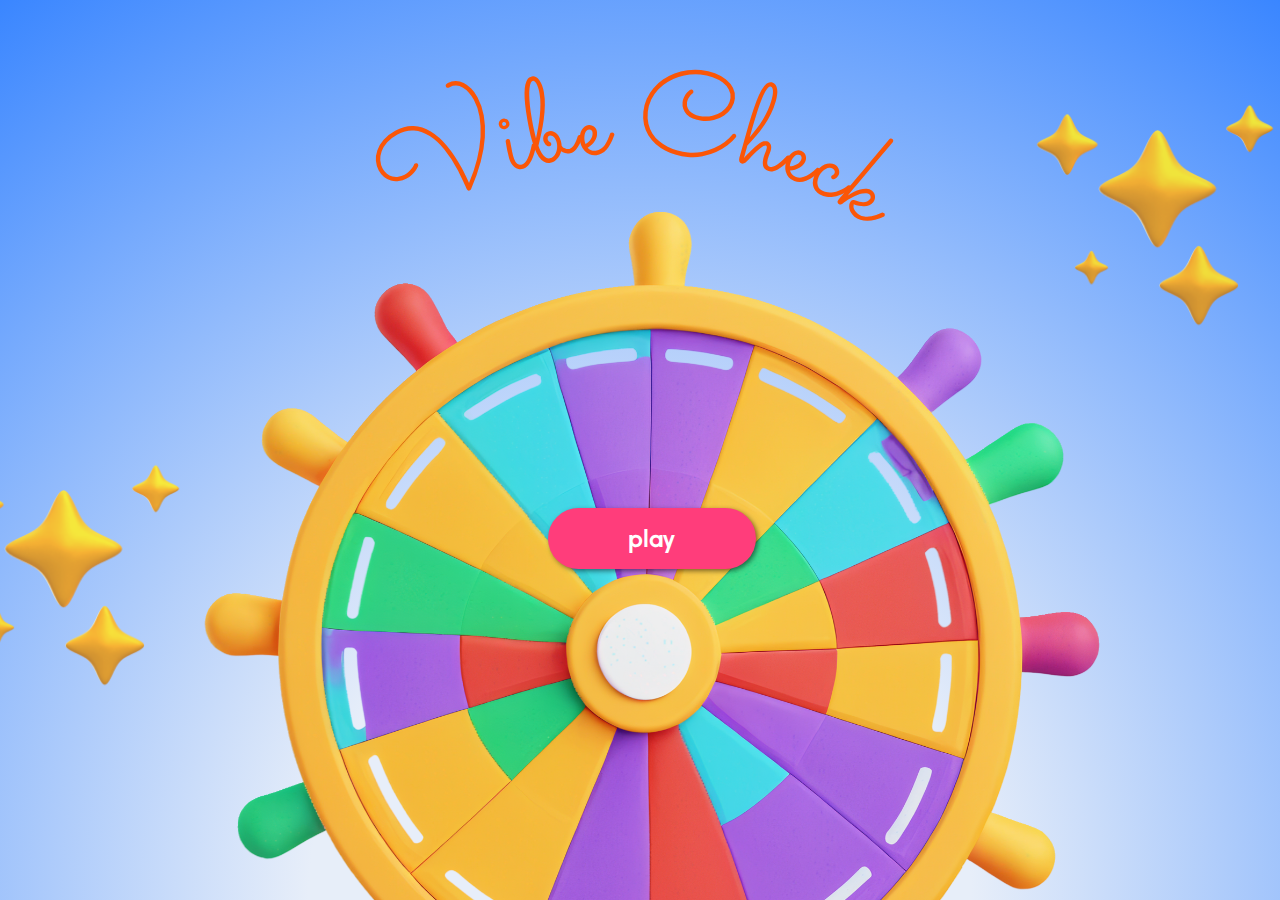
<file: index.html>
<!DOCTYPE html>
<html lang="en">
<head>
    <meta charset="UTF-8">
    <meta name="viewport" content="width=device-width, initial-scale=1.0">
    <link rel="stylesheet" href="./styles.css">
    <link rel="icon" href="images/icon.svg" type="image/svg+xml">
    <link rel="preconnect" href="https://fonts.googleapis.com">
    <link rel="preconnect" href="https://fonts.gstatic.com" crossorigin>
    <link href="https://fonts.googleapis.com/css2?family=Sacramento&family=Urbanist:ital,wght@0,100..900;1,100..900&display=swap" rel="stylesheet">
    <title>VibeCheck</title>
</head>
<body id="landing-body">
    <div class="title">
        <svg viewBox="0 0 1200 500">
            <path id="curve" d="M 100 250 A 550 300 0 0 1 1100 250" fill="transparent"/>
            <text>
                <textPath href="#curve" startOffset="50%" class="vibe-check-text">Vibe Check</textPath>
            </text>
        </svg>
    </div>
    
    <main class="container">
        <div class="wheel-container">
            <img src="images/wheel.png" alt="wheel" class="wheel">
        </div>
        <div class="button-box">
            <div class="content">
                <h5>Updated ka ba teh?</h5>
                <button id="start">play</button>
            </div>
        </div>  
    </main>
    
    <img src="images/sparkles.png" alt="sparkles-left" class="star-cluster left">
    <img src="images/sparkles.png" alt="sparkles-right" class="star-cluster right">
    <script type="module" src="./app.js"></script>
</body>
</html>
</file>
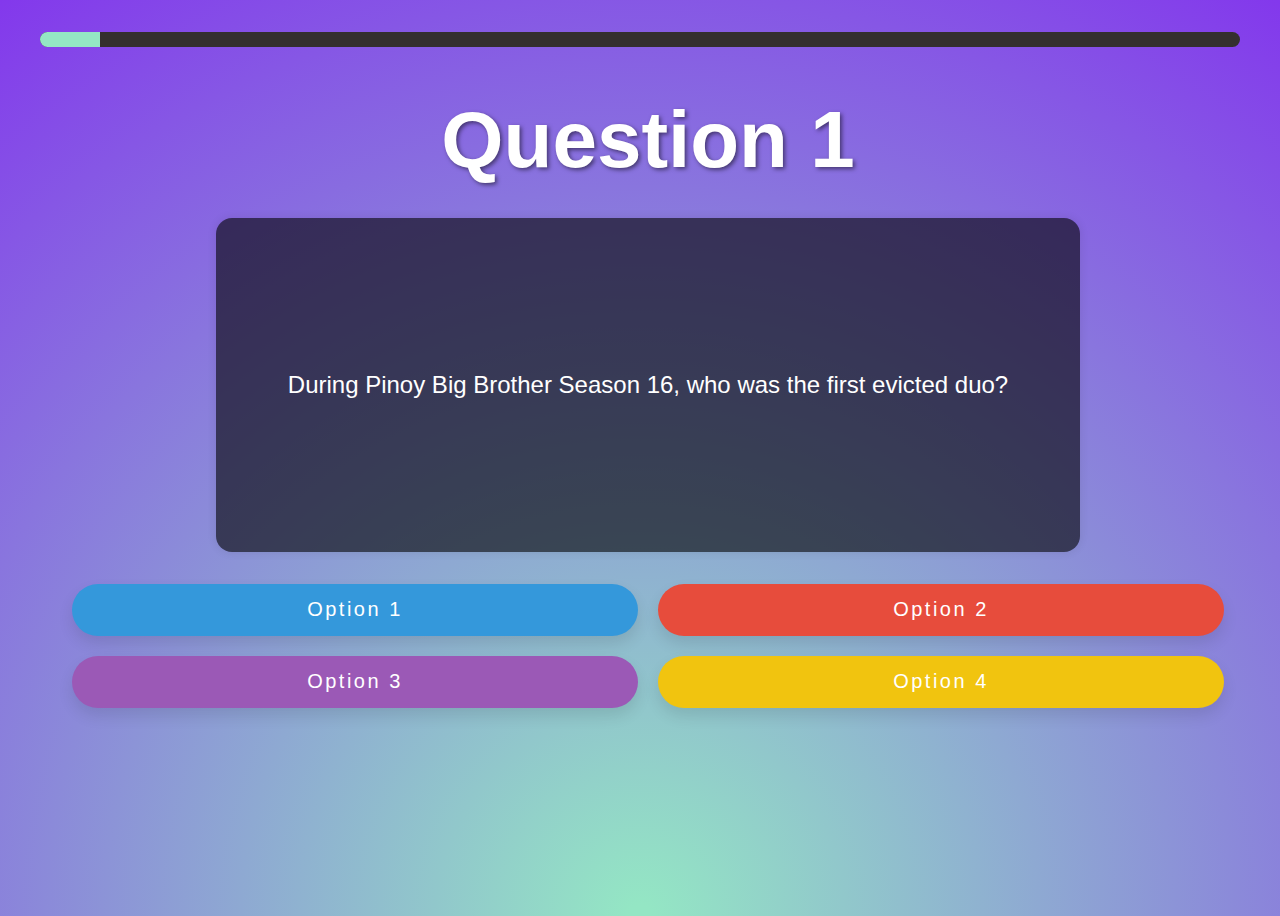
<file: correct-answer.html>
<!DOCTYPE html>
<html lang="en">
<head>
    <meta charset="UTF-8">
    <meta name="viewport" content="width=device-width, initial-scale=1.0">
    <link rel="stylesheet" href="styles-correct-answer.css">
    <title>Quiz Time! - Question<span id="page-number">1</span></title>
</head>
<body>
    <div class="progress-bar-container">
        <div class="progress-bar-fill"></div>
    </div>

    <div class="questions-main">
        <h1>Question <span id="q-number">1</span></h1>
        <div class="questions-container">
          <p>During Pinoy Big Brother Season 16, who was the first evicted duo?</p>
        </div>
        <div class="choices-top">
            <button class="choice" data-correct="false">Option 1</button>
            <button class="choice" data-correct="false">Option 2</button>
        </div>
    
        <div class="choices-bottom">
            <button class="choice" data-correct="false">Option 3</button>
            <button class="choice" data-correct="false">Option 4</button>
        </div>
    </div>
</body>
</html>
</file>
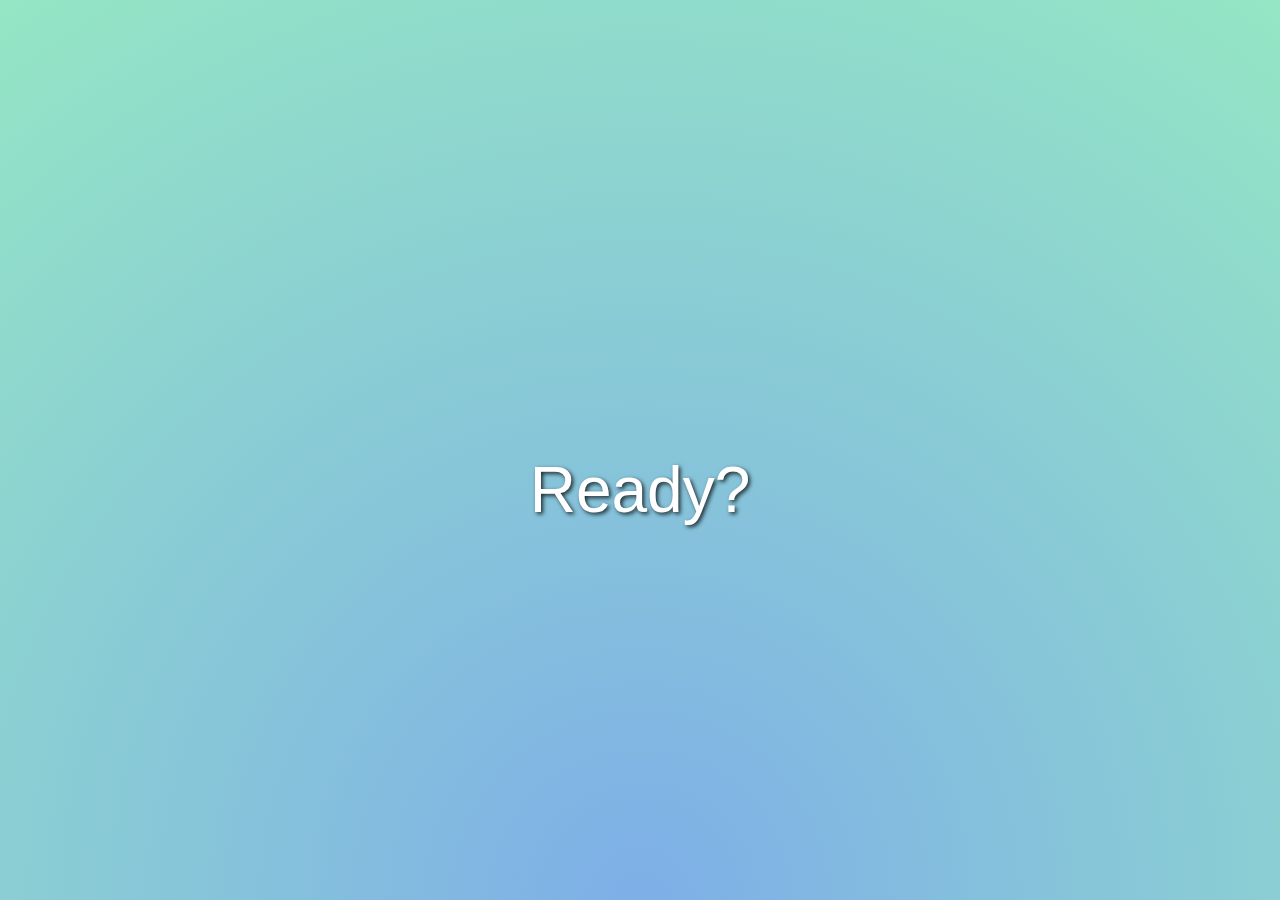
<file: countdown.html>
<!DOCTYPE html>
<html lang="en">

<head>
  <meta charset="UTF-8">
  <meta name="viewport" content="width=device-width, initial-scale=1.0">
  <link rel="stylesheet" href="styles.css">
  <title>Count Down</title>
</head>

<body id="ps-body">
  <main>
    <h1 id="timer">Ready?</h1>
  </main>
</body>
<script>
  const timerDisplay = document.getElementById("timer");

  // Show "Ready" for 1 second
  setTimeout(() => {
    let timeLeft = 5;
    timerDisplay.textContent = timeLeft;

    const countdown = setInterval(() => {
      timeLeft--;
      if (timeLeft > 0) {
        timerDisplay.textContent = timeLeft;
      } else {
        clearInterval(countdown);

        // Go to question page
      }
    }, 1000);
  }, 1000); // Delay before starting countdown
</script>

</html>
</file>
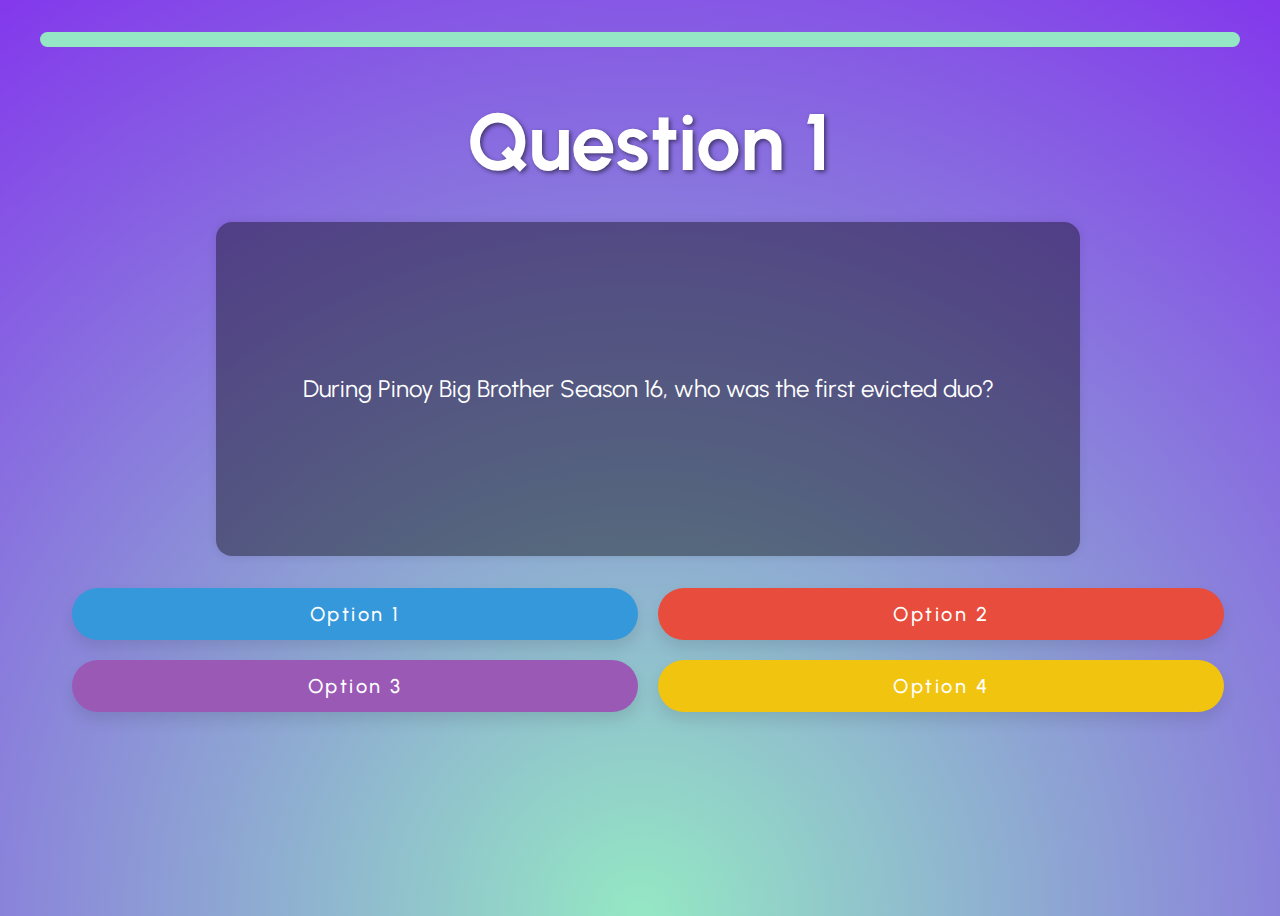
<file: questions-1.html>
<!DOCTYPE html>
<html lang="en">
<head>
    <meta charset="UTF-8">
    <meta name="viewport" content="width=device-width, initial-scale=1.0">
    <link rel="stylesheet" href="styles-q1.css">
    <link href="https://fonts.googleapis.com/css2?family=Sacramento&family=Urbanist:ital,wght@0,100..900;1,100..900&display=swap" rel="stylesheet">
    <link rel="stylesheet" href="images/icon.svg" type="image/svg+xml">

    <title>Quiz Time! - <span id="page-number">1</span></title>
</head>
<body>
    <div class="progress-bar-container">
        <div class="progress-bar-fill"></div>
    </div>

    <div class="questions-main">
        <h1>Question <span id="q-number">1</span></h1>
        <div class="questions-container">
          <p id="question-text">During Pinoy Big Brother Season 16, who was the first evicted duo?</p>
        </div>
        <div class="choices-top" id="choices-top">
            <button class="choice" data-correct="false">Option 1</button>
            <button class="choice" data-correct="false">Option 2</button>
        </div>
    
        <div class="choices-bottom" id="choices-bottom">
            <button class="choice" data-correct="false">Option 3</button>
            <button class="choice" data-correct="false">Option 4</button>
        </div>
    </div>

</body>
<script>
    document.querySelectorAll(".choice").forEach(button => {
        button.addEventListener("click", function() {
            if (this.getAttribute("data-correct") === "true") {
                this.style.backgroundColor = "green"; // Highlight correct answer
                this.style.color = "#fff"; // Make text readable

                // Hide all incorrect choices
                document.querySelectorAll(".choice").forEach(btn => {
                    if (btn !== this) {
                        btn.style.display = "none";
                    }
                });
            } else {
                this.style.backgroundColor = "red"; // Optional: Show incorrect answer
            }
        });
    });

    document.addEventListener("DOMContentLoaded", function () {
        document.getElementById("page-number").innerText = "1";
    });
</script>
</html>
</file>
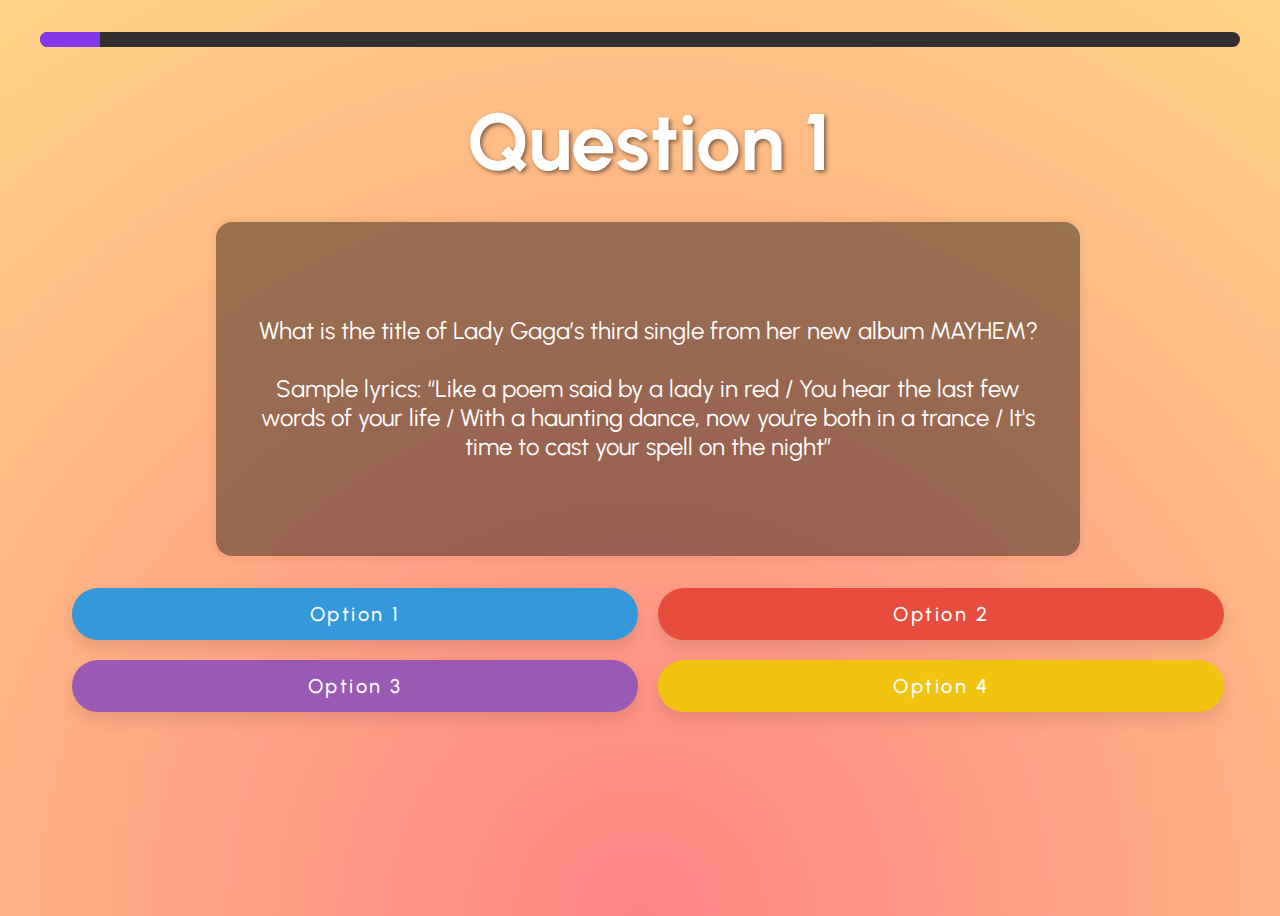
<file: questions-2.html>
<!DOCTYPE html>
<html lang="en">
<head>
    <meta charset="UTF-8">
    <meta name="viewport" content="width=device-width, initial-scale=1.0">
    <link rel="stylesheet" href="styles-q2.css">
    <link href="https://fonts.googleapis.com/css2?family=Sacramento&family=Urbanist:ital,wght@0,100..900;1,100..900&display=swap" rel="stylesheet">
    <link rel="stylesheet" href="images/icon.svg" type="image/svg+xml">

    <title>Quiz Time! - <span id="page-number">1</span></title>
</head>
<body>
    <div class="progress-bar-container">
        <div class="progress-bar-fill"></div>
    </div>

    <div class="questions-main">
        <h1>Question <span id="q-number">1</span></h1>
        <div class="questions-container">
          <p id="question-text">What is the title of Lady Gaga’s third single from her new album MAYHEM? <br> <br>Sample lyrics: “Like a poem said by a lady in red / You hear the last few words of your life / With a haunting dance, now you're both in a trance / It's time to cast your spell on the night”</p>
        </div>
        <div class="choices-top" id="choices-top">
            <button class="choice" data-correct="false">Option 1</button>
            <button class="choice" data-correct="false">Option 2</button>
        </div>
    
        <div class="choices-bottom" id="choices-bottom">
            <button class="choice" data-correct="false">Option 3</button>
            <button class="choice" data-correct="false">Option 4</button>
        </div>
    </div>
</body>
</html>
</file>
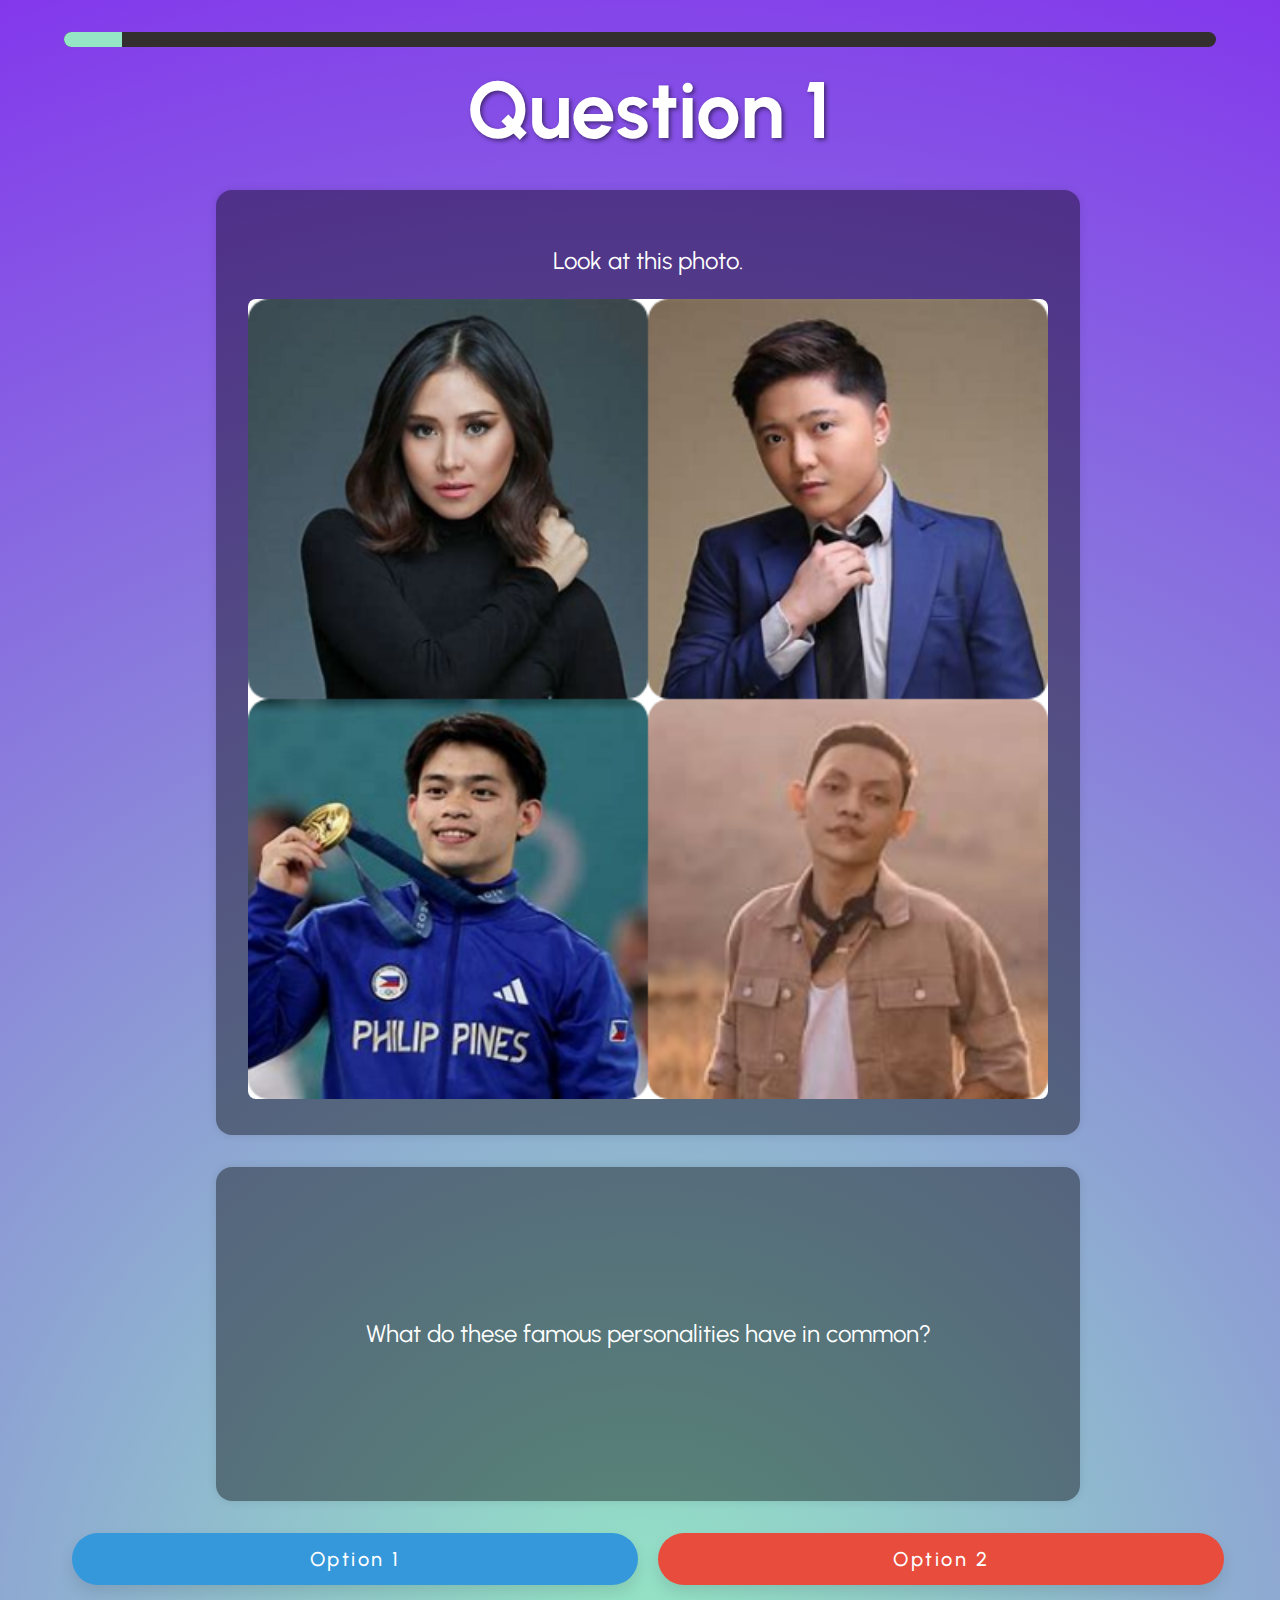
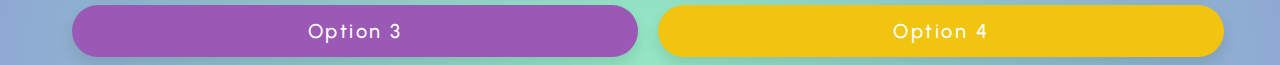
<file: questions-3.html>
<!DOCTYPE html>
<html lang="en">
<head>
    <meta charset="UTF-8">
    <meta name="viewport" content="width=device-width, initial-scale=1.0">
    <link rel="stylesheet" href="styles-q3.css">
    <title>Quiz Time! - Question<span id="page-number">1</span></title>
    <link href="https://fonts.googleapis.com/css2?family=Sacramento&family=Urbanist:ital,wght@0,100..900;1,100..900&display=swap" rel="stylesheet">
    <link rel="stylesheet" href="images/icon.svg" type="image/svg+xml">

</head>
<body>
    <div class="progress-bar-container">
        <div class="progress-bar-fill"></div>
    </div>

    <div class="questions-main">
        <h1>Question <span id="q-number">1</span></h1>

        <div class="img-container">
            <p>Look at this photo.</p>
            <img src="images/retirement-plan.png" alt="question-image">
        </div>

        <div class="questions-container">
          <p id="question-text">What do these famous personalities have in common?</p>
        </div>
        <div class="choices-top" id="choices-top">
            <button class="choice" data-correct="false">Option 1</button>
            <button class="choice" data-correct="false">Option 2</button>
        </div>
    
        <div class="choices-bottom" id="choices-bottom">
            <button class="choice" data-correct="true">Option 3</button>
            <button class="choice" data-correct="false">Option 4</button>
        </div>
    </div>
</body>
<script>
    let lastScrollTop = 0;
const progressBar = document.querySelector('.progress-bar-container');

window.addEventListener('scroll', function() {
    let currentScroll = window.scrollY;

    if (currentScroll > lastScrollTop) {
        // Scrolling down: Hide the progress bar (only moves up)
        progressBar.style.transform = "translateY(-50px) translateX(-50%)"; 
        progressBar.style.opacity = "0";
    } else {
        // Scrolling up: Show the progress bar again
        progressBar.style.transform = "translateY(0) translateX(-50%)"; 
        progressBar.style.opacity = "1";
    }

    lastScrollTop = currentScroll;
});

</script>
</html>
</file>
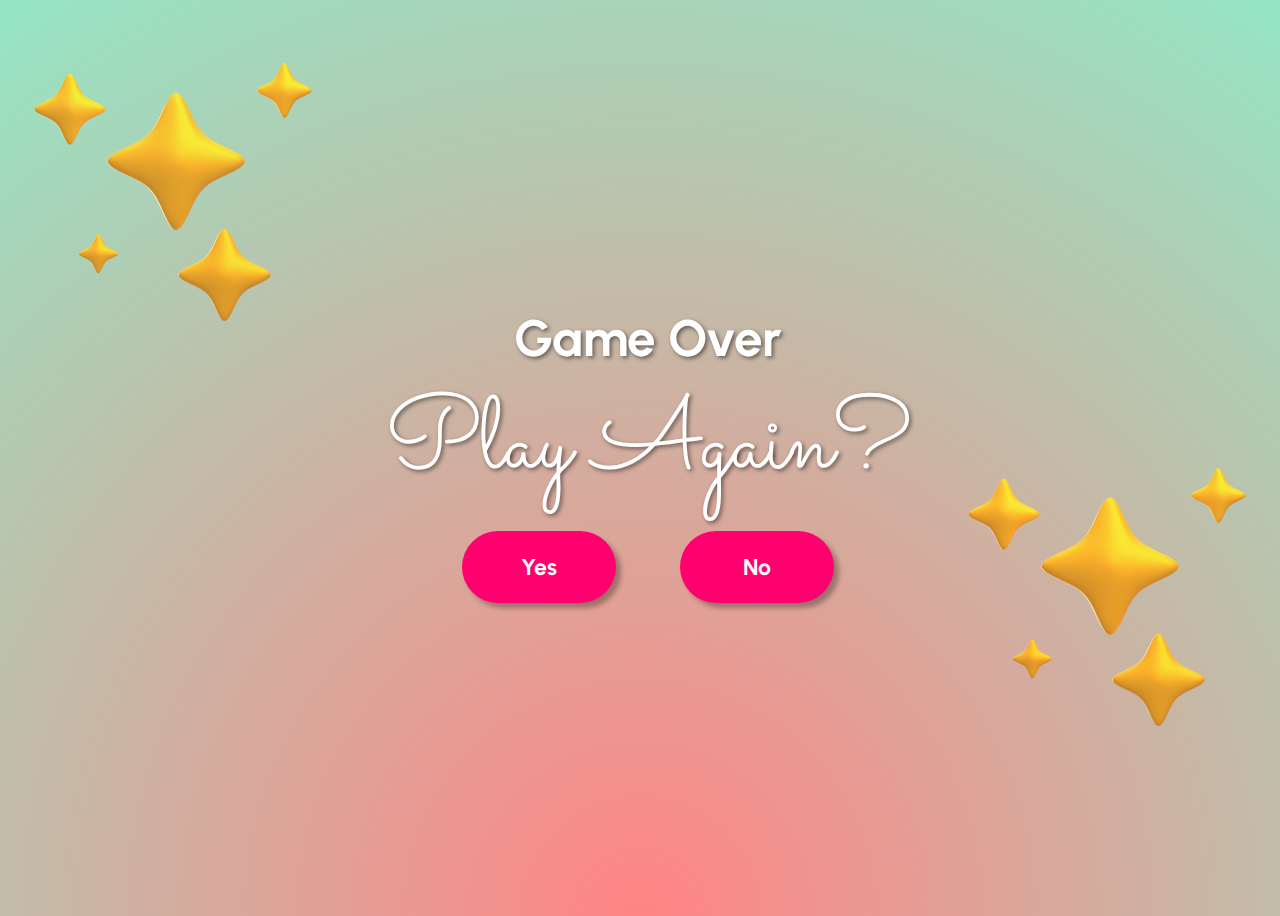
<file: replay.html>
<!DOCTYPE html>
<html lang="en">
<head>
    <meta charset="UTF-8">
    <meta name="viewport" content="width=device-width, initial-scale=1.0">
    <link rel="stylesheet" href="styles-replay.css">
    <link href="https://fonts.googleapis.com/css2?family=Sacramento&family=Urbanist:ital,wght@0,100..900;1,100..900&display=swap" rel="stylesheet">
    <link rel="stylesheet" href="images/icon.svg" type="image/svg+xml">

    <title>VibeCheck - Replay?</title>
</head>
<body>
    <img src="images/sparkles.png" alt="sparkles-left" class="star-cluster left">
    <img src="images/sparkles.png" alt="sparkles-right" class="star-cluster right">
    <h2>Game Over</h2>
    <h1>Play Again?</h1>
    <div class="button-container">
        <button onclick="window.location.href='index.html'">Yes</button>
        <button onclick="window.location.href='landing-page.html'">No</button>
    </div>
</body>
</html>
</file>
<file: styles-correct-answer.css>
body {
    background: radial-gradient(circle at bottom, #94e6c4 1%, #8338EC 100%);
    display: flex;
    flex-direction: column;
    align-items: center;
    justify-content: center;
    overflow-x: hidden;
    width: 100vw;
    height: 100vh;
}

.progress-bar-container {
    position: fixed;
    top: 0;
    left: 47.5%;
    transform: translateX(-50%);
    width: 95vw;
    max-width: 1200px;
    height: 15px;
    background-color: #342f2f;
    border-radius: 10px;
    overflow: hidden;
    margin: 2rem;
  }
  
  .progress-bar-fill {
    height: 100%;
    width: 5%;
    min-width: 10px;
    background-color: #94e6c4;
    transition: width 0.3s ease-in-out;
  }

.questions-main{
    display: flex;
    flex-direction: column;
    align-items: center;
    text-align: center;
    max-width: 90%;
    width: 100%;
    height: calc(100% - 4rem);
}
  
.questions-container {
    width: 90%;
    max-width: 800px;
    height: 270px;
    background: rgba(0, 0, 0, 0.6);
    padding: 2rem;
    border-radius: 1rem;
    box-shadow: 0 0 10px rgba(0, 0, 0, 0.1);
    margin-bottom: 2rem;
  
    display: flex;
    justify-content: center;
    align-items: center;
    text-align: center;
}

h1 {
    font-family: 'Urbanist', sans-serif;
    font-size: 5rem;
    color: #ffffff;
    text-shadow: 2px 2px 4px rgba(0, 0, 0, 0.5);
    margin-bottom: 2rem;
}

p{
    font-family: 'Urbanist', sans-serif;
    font-size: 1.5rem;
    color: #ffffff;
}

.choices-top {
    display: flex;
    justify-content: space-between; 
    gap: 20px; 
    width: 100%;
    margin-bottom: 20px;
    font-family: 'Urbanist', sans-serif;
}

.choices-bottom {
    display: flex;
    justify-content: space-between; 
    gap: 20px;
    width: 100%;
    font-family: 'Urbanist', sans-serif;
}

.choice {
    flex: 1;
    height: 50px;
    font-size: 20px;
    font-family: 'Urbanist', sans-serif;
    padding: 1.3em 3em;
    letter-spacing: 2.5px;
    font-weight: 500;
    color: #ffffff;
    border: none;
    border-radius: 45px;
    box-shadow: 0px 8px 15px rgba(0, 0, 0, 0.1);
    transition: all 0.3s ease 0s;
    cursor: pointer;
    outline: none;
    display: flex;
    justify-content: center; 
    align-items: center; 
    text-align: center; 
}

.choices-top .choice:nth-child(1) {
    background-color: #3498db;
}

.choices-top .choice:nth-child(2) {
    background-color: #e74c3c;
}

.choices-bottom .choice:nth-child(1) {
    background-color: #9b59b6;
}

.choices-bottom .choice:nth-child(2) {
    background-color: #f1c40f;
}

.choice:hover {
    background-color: #342f2f;
    box-shadow: 0px 15px 20px #ffd485;
    color: #ffffff;
    transform: translateY(-7px);
}

.choice:active {
    transform: translateY(-1px);
}

.choices-top{
    display: flex;
    flex-wrap: wrap;
    justify-content: center;
}

@media (max-width: 768px) {
    h1 {
        font-size: 40px;
    }
    p {
        font-size: 25px;
    }
}

@media (max-width: 600px) {
    .choice {
        font-size: 16px;
        padding: 0.8em;
    }
}

@media (max-width: 500px) {
    .choices-top, .choices-bottom {
        flex-direction: column;
        align-items: center;
    }
}

@media (max-width: 600px) {
    .progress-bar-container {
        width: 90vw;
        height: 10px; /* Reduce thickness */
        margin: 1rem;
    }
}
</file>
<file: styles-q1.css>
.sacramento-regular {
    font-family: "Sacramento", cursive;
    font-weight: 400;
    font-style: normal;
}

.urbanist-regular {
    font-family: "Urbanist", sans-serif;
    font-optical-sizing: auto;
    font-style: normal;
}

body {
    background: radial-gradient(circle at bottom, #94e6c4 1%, #8338EC 100%);
    display: flex;
    flex-direction: column;
    align-items: center;
    justify-content: center;
    overflow-x: hidden;
    width: 100vw;
    height: 100vh;
}

.progress-bar-container {
    position: fixed;
    top: 0;
    left: 47.5%;
    transform: translateX(-50%);
    width: 95vw;
    max-width: 1200px;
    height: 15px;
    background-color: #342f2f;
    border-radius: 10px;
    overflow: hidden;
    margin: 2rem;
    transition: transform 0.3s ease-in-out, opacity 0.3s ease-in-out;
    z-index: 100;
}

.progress-bar-fill {
    height: 100%;
    background-color: #94e6c4;
    transition: width 0.5s ease-in-out;
}

.questions-main {
    display: flex;
    flex-direction: column;
    align-items: center;
    text-align: center;
    max-width: 90%;
    width: 100%;
    height: calc(100% - 4rem);
}

.img-container {
    width: 90%;
    max-width: 800px;
    height: auto;
    background: rgba(0, 0, 0, 0.4);
    padding: 2rem;
    border-radius: 1rem;
    box-shadow: 0 0 10px rgba(0, 0, 0, 0.1);
    margin-bottom: 2rem;
  
    position: relative;
    display: inline-block;
    justify-content: center;
    align-items: center;
    text-align: center;
}

.img-container img {
    width: 100%;
    height: auto;
    border-radius: 0.5rem;
}

.questions-container {
    width: 90%;
    max-width: 800px;
    height: 270px;
    max-height: 330;
    background: rgba(0, 0, 0, 0.4);
    padding: 2rem;
    border-radius: 1rem;
    box-shadow: 0 0 10px rgba(0, 0, 0, 0.1);
    margin-bottom: 2rem;

    display: flex;
    justify-content: center;
    align-items: center;
    text-align: center;
}

h1 {
    font-family: 'Urbanist', sans-serif;
    font-size: 5rem;
    color: #ffffff;
    text-shadow: 2px 2px 4px rgba(0, 0, 0, 0.5);
    margin-bottom: 2rem;
}

p {
    font-family: 'Urbanist', sans-serif;
    font-size: 1.5rem;
    color: #ffffff;
}

.choices-top {
    display: flex;
    justify-content: space-between;
    gap: 20px;
    width: 100%;
    margin-bottom: 20px;
    font-family: 'Urbanist', sans-serif;
}

.choices-bottom {
    display: flex;
    justify-content: space-between;
    gap: 20px;
    width: 100%;
    font-family: 'Urbanist', sans-serif;
}

.choice {
    flex: 1;
    height: 50px;
    font-size: 20px;
    font-family: 'Urbanist', sans-serif;
    padding: 1.3em 3em;
    letter-spacing: 2.5px;
    font-weight: 500;
    color: #ffffff;
    border: none;
    border-radius: 45px;
    box-shadow: 0px 8px 15px rgba(0, 0, 0, 0.1);
    transition: all 0.3s ease 0s;
    cursor: pointer;
    outline: none;
    display: flex;
    justify-content: center;
    align-items: center;
    text-align: center;
}

.choices-top .choice:nth-child(1) {
    background-color: #3498db;
}

.choices-top .choice:nth-child(2) {
    background-color: #e74c3c;
}

.choices-bottom .choice:nth-child(1) {
    background-color: #9b59b6;
}

.choices-bottom .choice:nth-child(2) {
    background-color: #f1c40f;
}

.choice:hover {
    background-color: #342f2f;
    box-shadow: 0px 15px 20px #ffd485;
    color: #ffffff;
    transform: translateY(-7px);
}

.choice:active {
    transform: translateY(-1px);
}

.choices-top,
.choices-bottom {
    display: flex;
    flex-wrap: wrap;
    justify-content: center;
}

@media (max-width: 768px) {
    h1 {
        font-size: 40px;
    }

    p {
        font-size: 25px;
    }
}

@media (max-width: 600px) {
    .choice {
        font-size: 16px;
        padding: 0.8em;
    }
    
    .progress-bar-container {
        width: 95%;
        height: 10px;
        /* Reduce thickness */
        margin: 1rem;
    }
    
    .img-container {
        width: 95%;
        max-width: 400px;
        padding: 1rem;
    }
}

@media (max-width: 500px) {

    .choices-top,
    .choices-bottom {
        flex-direction: column;
        align-items: center;
    }
}
</file>
<file: styles-q2.css>
.sacramento-regular {
    font-family: "Sacramento", cursive;
    font-weight: 400;
    font-style: normal;
}
  
.urbanist-regular{
    font-family: "Urbanist", sans-serif;
    font-optical-sizing: auto;
    font-style: normal;
}

body {
    background: radial-gradient(circle at bottom, #ff8585 1%, #ffd485 100%);
    display: flex;
    flex-direction: column;
    align-items: center;
    justify-content: center;
    overflow-x: hidden;
    width: 100vw;
    height: 100vh;
}

.progress-bar-container {
    position: fixed;
    top: 0;
    left: 47.5%;
    transform: translateX(-50%);
    width: 95vw;
    max-width: 1200px;
    height: 15px;
    background-color: #342f2f;
    border-radius: 10px;
    overflow: hidden;
    margin: 2rem;
}
  
.progress-bar-fill {
    height: 100%;
    width: 5%;
    min-width: 10px;
    background-color: #8338EC;
    transition: width 0.3s ease-in-out;
}

.questions-main{
    display: flex;
    flex-direction: column;
    align-items: center;
    text-align: center;
    max-width: 90%;
    width: 100%;
    height: calc(100% - 4rem);
}
  
.questions-container {
    width: 90%;
    max-width: 800px;
    height: 270px;
    background: rgba(0, 0, 0, 0.4);
    padding: 2rem;
    border-radius: 1rem;
    box-shadow: 0 0 10px rgba(0, 0, 0, 0.1);
    margin-bottom: 2rem;
  
    display: flex;
    justify-content: center;
    align-items: center;
    text-align: center;
}

h1 {
    font-family: 'Urbanist', sans-serif;
    font-size: 5rem;
    color: #ffffff;
    text-shadow: 2px 2px 4px rgba(0, 0, 0, 0.5);
    margin-bottom: 2rem;
}

p{
    font-family: 'Urbanist', sans-serif;
    font-size: 1.5rem;
    color: #ffffff;
}

.choices-top {
    display: flex;
    justify-content: space-between; 
    gap: 20px; 
    width: 100%;
    margin-bottom: 20px;
    font-family: 'Urbanist', sans-serif;
}

.choices-bottom {
    display: flex;
    justify-content: space-between; 
    gap: 20px;
    width: 100%;
    font-family: 'Urbanist', sans-serif;
}

.choice {
    flex: 1;
    height: 50px;
    font-size: 20px;
    font-family: 'Urbanist', sans-serif;
    padding: 1.3em 3em;
    letter-spacing: 2.5px;
    font-weight: 500;
    color: #ffffff;
    border: none;
    border-radius: 45px;
    box-shadow: 0px 8px 15px rgba(0, 0, 0, 0.1);
    transition: all 0.3s ease 0s;
    cursor: pointer;
    outline: none;
    display: flex;
    justify-content: center; 
    align-items: center; 
    text-align: center; 
}

.choices-top .choice:nth-child(1) {
    background-color: #3498db;
}

.choices-top .choice:nth-child(2) {
    background-color: #e74c3c;
}

.choices-bottom .choice:nth-child(1) {
    background-color: #9b59b6;
}

.choices-bottom .choice:nth-child(2) {
    background-color: #f1c40f;
}

  .choice:hover {
    background-color: #342f2f;
    box-shadow: 0px 15px 20px rgba(46, 229, 157, 0.4);
    color: #ffffff;
    transform: translateY(-7px);
  }

  .choice:active {
    transform: translateY(-1px);
  }

.choices-top, .choices-bottom {
    display: flex;
    flex-wrap: wrap; /* Allows wrapping when space runs out */
    justify-content: center;
}

@media (max-width: 768px) {
    h1 {
        font-size: 40px;
    }
    p {
        font-size: 25px;
    }
}

@media (max-width: 600px) {
    .choice {
        font-size: 16px;
        padding: 0.8em;
    }
}

@media (max-width: 500px) {
    .choices-top, .choices-bottom {
        flex-direction: column;
        align-items: center;
    }
}

@media (max-width: 600px) {
    .progress-bar-container {
        width: 90vw;
        height: 10px; /* Reduce thickness */
        margin: 1rem;
    }
}
</file>
<file: styles-q3.css>
.sacramento-regular {
    font-family: "Sacramento", cursive;
    font-weight: 400;
    font-style: normal;
}
  
.urbanist-regular{
    font-family: "Urbanist", sans-serif;
    font-optical-sizing: auto;
    font-style: normal;
}

body {
    background: radial-gradient(circle at bottom, #94e6c4 1%, #8338EC 100%);
    display: flex;
    flex-direction: column;
    align-items: center;
    justify-content: center;
    overflow-x: hidden;
    width: 100vw;
    height: 100%;
}

.progress-bar-container {
    position: fixed;
    top: 0;
    left: 47.5%;
    transform: translateX(-50%);
    width: 90%;
    max-width: 1200px;
    height: 15px;
    background-color: #342f2f;
    border-radius: 10px;
    overflow: hidden;
    margin: 2rem;
    transition: transform 0.3s ease-in-out, opacity 0.3s ease-in-out;
    z-index: 100;
}
  
  .progress-bar-fill {
    height: 100%;
    width: 5%;
    min-width: 10px;
    background-color: #94e6c4;
    transition: width 0.5s ease-in-out;
  }

.questions-main{
    display: flex;
    flex-direction: column;
    align-items: center;
    text-align: center;
    max-width: 90%;
    width: 100%;
    height: calc(100% - 4rem);
}

.img-container {
    width: 90%;
    max-width: 800px;
    height: auto;
    background: rgba(0, 0, 0, 0.4);
    padding: 2rem;
    border-radius: 1rem;
    box-shadow: 0 0 10px rgba(0, 0, 0, 0.1);
    margin-bottom: 2rem;
  
    position: relative;
    display: inline-block;
    justify-content: center;
    align-items: center;
    text-align: center;
}

.img-container img {
    width: 100%;
    height: auto;
    border-radius: 0.5rem;
}
  
.questions-container {
    width: 90%;
    max-width: 800px;
    height: 270px;
    background: rgba(0, 0, 0, 0.4);
    padding: 2rem;
    border-radius: 1rem;
    box-shadow: 0 0 10px rgba(0, 0, 0, 0.1);
    margin-bottom: 2rem;
  
    display: flex;
    justify-content: center;
    align-items: center;
    text-align: center;
}

h1 {
    font-family: 'Urbanist', sans-serif;
    font-size: 5rem;
    color: #ffffff;
    text-shadow: 2px 2px 4px rgba(0, 0, 0, 0.5);
    margin-bottom: 2rem;
}

p{
    font-family: 'Urbanist', sans-serif;
    font-size: 1.5rem;
    color: #ffffff;
}

.choices-top {
    display: flex;
    justify-content: space-between; 
    gap: 20px; 
    width: 100%;
    margin-bottom: 20px;
    font-family: 'Urbanist', sans-serif;
}

.choices-bottom {
    display: flex;
    justify-content: space-between; 
    gap: 20px;
    width: 100%;
    font-family: 'Urbanist', sans-serif;
}

.choice {
    flex: 1;
    height: 50px;
    font-size: 20px;
    font-family: 'Urbanist', sans-serif;
    padding: 1.3em 3em;
    letter-spacing: 2.5px;
    font-weight: 500;
    color: #ffffff;
    border: none;
    border-radius: 45px;
    box-shadow: 0px 8px 15px rgba(0, 0, 0, 0.1);
    transition: all 0.3s ease 0s;
    cursor: pointer;
    outline: none;
    display: flex;
    justify-content: center; 
    align-items: center; 
    text-align: center; 
}

.choices-top .choice:nth-child(1) {
    background-color: #3498db;
}

.choices-top .choice:nth-child(2) {
    background-color: #e74c3c;
}

.choices-bottom .choice:nth-child(1) {
    background-color: #9b59b6;
}

.choices-bottom .choice:nth-child(2) {
    background-color: #f1c40f;
}

.choice:hover {
    background-color: #342f2f;
    box-shadow: 0px 15px 20px #ffd485;
    color: #ffffff;
    transform: translateY(-7px);
}

.choice:active {
    transform: translateY(-1px);
}

.choices-top, .choices-bottom {
    display: flex;
    flex-wrap: wrap;
    justify-content: center;
}

@media (max-width: 768px) {
    h1 {
        font-size: 40px;
    }
    p {
        font-size: 25px;
    }
}

@media (max-width: 600px) {
    .choice {
        font-size: 16px;
        padding: 0.8em;
    }
}

@media (max-width: 500px) {
    .choices-top, .choices-bottom {
        flex-direction: column;
        align-items: center;
    }
}

@media (max-width: 600px) {
    .progress-bar-container {
        width: 95%;
        height: 10px; 
        margin: 1rem; 
    }
}

@media (max-width: 600px) {
    .img-container {
        width: 95%;
        max-width: 400px;
        padding: 1rem;
    }
}
</file>
<file: styles-replay.css>
.sacramento-regular {
    font-family: "Sacramento", cursive;
    font-style: normal;
}
  
.urbanist-regular{
    font-family: "Urbanist", sans-serif;
    font-optical-sizing: auto;
    font-style: normal;
}

body {
    background: radial-gradient(circle at bottom, #ff8585 1%, #94e6c4 100%);
    display: flex;
    flex-direction: column;
    align-items: center;
    justify-content: center;
    overflow-x: hidden;
    width: 100vw;
    height: 100vh;
}

@keyframes sparkle {
    0%, 100% {
        transform: scale(1) rotate(0deg);
        opacity: 0.8;
    }
    50% {
        transform: scale(1.1) rotate(10deg);
        opacity: 1;
        filter: drop-shadow(0 0 5px rgba(255, 255, 255, 0.8));
    }
}

.star-cluster {
    position: absolute;
    width: 23vw;
    height: auto;
    pointer-events: none;
    opacity: 0.9;
    animation: sparkle 3s ease-in-out infinite;
}

/* Left cluster */
.star-cluster.left {
    top: 5%;
    left: 2vw;
}

/* Right cluster */
.star-cluster.right {
    top: 50%;
    right: 2vw;
}

h2{
    color: #ffffff;
    font-family: 'Urbanist', sans-serif;
    font-size: 4vw;
    font-weight: light;
    text-shadow: 2px 2px 4px rgba(0, 0, 0, 0.5);
    margin: 0;
    padding: 0;
    line-height: 1;
}

h1{
    color: #ffffff;
    font-family: "Sacramento", cursive;
    font-size: 8vw;
    font-weight: lighter;
    text-shadow: 2px 2px 4px rgba(0, 0, 0, 0.5);
    margin: 0;
    padding: 0;
    line-height: 1;
    margin-top: 2rem;
}

.button-container{
    margin-top: 2rem;
    display: flex;
    justify-content: center; /* Centers the buttons horizontally */
    gap: 5vw;
}

button{
    width: 12vw;
    height: 8vh;
    font-size: 1.8vw;
    font-family: 'Urbanist', sans-serif;
    font-weight: bold;
    color: #ffffff;
    background-color: #ff006E;
    border: none;
    border-radius: 50px;
    box-shadow: 5px 5px 5px rgba(0, 0, 0, 0.3);
    transition: all 0.3s ease-in-out;
}

button:hover{
    background-color: rgb(54, 52, 52);
    color: #ffffff;
    cursor: pointer;
    transform: translateY(-7px);
    box-shadow: 5px 5px 5px #94e6c4;
}

@media (max-width: 1024px) {
    button {
        width: 14vw;
        height: 9vh;
        font-size: 2vw;
    }
    .button-container {
        gap: 4vw; /* Adjusts spacing */
    }
}

@media (max-width: 768px) {
    button {
        width: 30vw;
        height: 8vh;
        font-size: 2.5vw;
        border-radius: 3rem;
    }
    .button-container {
        gap: 3vw;
    }
}

@media (max-width: 480px) {
    button {
        width: 30vw;
        height: 8vh;
        font-size: 3.5vw;
        border-radius: 2rem;
    }
    .button-container {
        flex-direction: column; /* Stack buttons vertically */
        gap: 2rem;
    }
}

@media (max-width: 1024px) {
    .star-cluster {
        width: 20vw; /* Increase size slightly */
    }
}

@media (max-width: 768px) {
    .star-cluster {
        width: 25vw; /* Adjust for tablets */
    }
    .star-cluster.left {
        top: 7%;
        left: 3vw;
    }
    .star-cluster.right {
        top: 70%;
        right: 3vw;
    }
}

@media (max-width: 480px) {
    .star-cluster {
        width: 30vw; /* Bigger for smaller screens */
    }
    .star-cluster.left {
        top: 10%;
        left: 5vw;
    }
    .star-cluster.right {
        top: 75%;
        right: 5vw;
    }
}
</file>
<file: styles.css>
/* http://meyerweb.com/eric/tools/css/reset/ 
   v2.0 | 20110126
   License: none (public domain)
*/

html, body, div, span, applet, object, iframe,
h1, h2, h3, h4, h5, h6, p, blockquote, pre,
a, abbr, acronym, address, big, cite, code,
del, dfn, em, img, ins, kbd, q, s, samp,
small, strike, strong, sub, sup, tt, var,
b, u, i, center,
dl, dt, dd, ol, ul, li,
fieldset, form, label, legend,
table, caption, tbody, tfoot, thead, tr, th, td,
article, aside, canvas, details, embed, 
figure, figcaption, footer, header, hgroup, 
menu, nav, output, ruby, section, summary,
time, mark, audio, video {
	margin: 0;
	padding: 0;
	border: 0;
	font-size: 100%;
	font: inherit;
	vertical-align: baseline;
}
/* HTML5 display-role reset for older browsers */
article, aside, details, figcaption, figure, 
footer, header, hgroup, menu, nav, section {
	display: block;
}
body {
	line-height: 1;
}
ol, ul {
	list-style: none;
}
blockquote, q {
	quotes: none;
}
blockquote:before, blockquote:after,
q:before, q:after {
	content: '';
	content: none;
}
table {
	border-collapse: collapse;
	border-spacing: 0;
}

.sacramento-regular {
    font-family: "Sacramento", cursive;
    font-weight: 400;
    font-style: normal;
}
  
.urbanist-regular{
    font-family: "Urbanist", sans-serif;
    font-optical-sizing: auto;
    font-style: normal;
}

html, body {
    height: 100%;
    margin: 0;
    padding: 0;
}

#landing-body {
    margin: 0;
    height: 100vh;
    background: radial-gradient(circle at bottom, #e7eef9 30%, #3A86FF 100%);
    font-family: 'Sacramento', sans-serif;
    display: flex;
    justify-content: center;
    align-items: center;
    overflow: hidden;
}

.title {
    position: absolute;
    top: 10%;
    left: 50%; /* Center horizontally */
    transform: translateX(-50%); /* Adjust for perfect centering */
    width: 95%;
    max-width: 1200px;
    text-align: center;
    z-index: 5;
}

svg {
    width: 100%;
    height: auto;
    max-height: 250px; /* Adjust height */
    display: block; /* Remove extra space */
    margin: 0 auto; /* Center SVG */
    overflow: visible;
}

.vibe-check-text {
    font-family: "Sacramento", cursive;
    font-size: 15rem; /* Adjust font size */
    font-weight: 500;
    fill: #FB5607;
    text-anchor: middle;
    letter-spacing: 0.3rem;
    dominant-baseline: central; /* Vertically align text */
}

.container{
    display: flex;
    height: 100vh;
    width: 100vw;
    overflow: hidden; /* Hide the overflowing parts of the wheel */
    position: relative; /* Needed for absolute positioning of children */
    justify-content: center; /* Center content horizontally */
    align-items: flex-end; /* Align items to the bottom */
}

.wheel-container{
    position: absolute;
    top: 15%; /* Stick to the bottom */
    left: 50%;
    transform: translateX(-50%); /* Center horizontally */
    width: 1100px; /* or whatever width you need */
    height: auto; /* Adjust as needed */
    overflow: visible; /*  important to see when spinning */
}

.wheel{
    width: 100%; /* Make the wheel fill the container */
    height: auto;
    transform-origin: center;
    animation: spin 30s linear infinite; /* Your spin animation */
}

@keyframes spin {
    from {
        transform: rotate(0deg);
    }
    to {
        transform: rotate(360deg);
    }
}

.button-box{
    z-index: 10; /* Ensure visibility above other elements */
    width: 250px; /* Adjusted width for responsiveness */
    height: 250px; /* Explicit height for better rendering */
    margin: 50px;
    border-radius: 8px;
    overflow: hidden;
    position: absolute;
    top: 50%; /* Positioned above the wheel */
    left: 47%;
    transform: translateX(-50%);
    cursor: pointer;
}

.content {
    z-index: 3;
    height: 100px;
    width: 250px;
    padding: 6px;
    box-sizing: border-box;
    position: absolute;
    color: #ffffff;
    text-align: center;
    display: flex;
    flex-direction: column; /* Stack items vertically */
    justify-content: center; /* Center items vertically */
    align-items: center; /* Center items horizontally */
    transition: .5s;
}

h5 {
    font-family: 'Urbanist', sans-serif;
    top: 60%;
    color: #ffffff;
    position: absolute;
    z-index: 5; /* Ensure text inside button box is above other elements */
    font-size: 1.3rem;
    letter-spacing: 0.1rem;
    background: rgba(77, 73, 73, 0.6);
    color: white;
    padding: 0.5rem 1rem;
    border-radius: 5rem;
    margin-bottom: 1rem;
    visibility: hidden;
    opacity: 0;
}

button {
    position: absolute;
    top: 7.5%;
    left: 50%;
    transform: translateX(-50%);
    padding: 1rem 5rem;
    font-size: 1.5rem;
    font-weight: bolder;
    font-family: 'Urbanist', sans-serif;
    background-color: #FF3D7B;
    color: white;
    border: none;
    border-radius: 5rem;
    cursor: pointer;
    box-shadow: 2px 2px 5px rgba(0, 0, 0, 0.5);
    z-index: 4; /* Ensure the button is on top of everything */
}

button:hover {
    background-color: #791d3a;
}

.button-box:hover{
    cursor: pointer;
}

.button-box:hover .content{
    height: 250px;
}

.button-box:hover h5{
    opacity: 1;
    visibility: visible;
}


.star-cluster {
    position: absolute;
    width: 250px;
    height: auto;
    pointer-events: none;
    opacity: 0.9;
    animation: sparkle 2.5s ease-in-out infinite;
}

/* Left cluster */
.star-cluster.left {
    top: 50%;
    left: -5%;
}

/* Right cluster */
.star-cluster.right {
    top: 10%;
    right: 0%;
}

@keyframes sparkle {
    0%, 100% {
        transform: scale(1) rotate(0deg);
        opacity: 0.8;
    }
    50% {
        transform: scale(1.1) rotate(10deg);
        opacity: 1;
        filter: drop-shadow(0 0 5px rgba(255, 255, 255, 0.8));
    }
}

/* Add these media queries at the bottom of your CSS */
@media (max-width: 768px) {
    .wheel-container {
        width: 90%;
        top: 50%; /* Center vertically */
        left: 50%;
        transform: translate(-50%, -50%); /* Perfect center */
    }

    .button-box {
        width: 200px;
        height: 200px;
        top: 50%; /* Center vertically */
        left: 50%;
        transform: translate(-50%, -50%); /* Perfect center */
        margin: 0; /* Remove previous margin */
    }

    .content {
        width: 200px;
    }
}

@media (max-width: 480px) {
    .wheel-container {
        width: 95%;
    }

    .button-box {
        width: 150px;
        height: 150px;
    }

    .content {
        width: 150px;
    }
}

@media (max-width: 768px) {
    .star-cluster {
        animation: sparkle 1.8s ease-in-out infinite; /* Faster sparkle */
    }

    .star-cluster.left {
        top: 40%;
        left: 5%;
        width: 120px;
        animation-delay: 0.5s; /* Staggered animation */
    }

    .star-cluster.right {
        top: 15%;
        right: 5%;
        width: 120px;
        animation-delay: 1s;
    }
}

@media (max-width: 480px) {
    .star-cluster {
        width: 80px !important; /* Force smaller size */
        animation-duration: 1.2s; /* Even faster sparkle */
    }

    .star-cluster.left {
        top: 35%;
        left: 2%;
    }

    .star-cluster.right {
        top: 10%;
        right: 2%;
    }
}

/* Enhanced sparkle animation */
@keyframes sparkle {
    0%, 100% {
        transform: scale(1) rotate(0deg);
        opacity: 0.8;
    }
    50% {
        transform: scale(1.1) rotate(10deg);
        opacity: 1;
        filter: drop-shadow(0 0 5px rgba(255, 255, 255, 0.8));
    }
}

@media (max-width: 768px) {
    .vibe-check-text {
        font-size: 8rem; /* Reduce for smaller screens */
    }

    svg {
        max-height: 180px;
    }
}

@media (max-width: 480px) {
    .vibe-check-text {
        font-size: 6rem; /* Further reduce */
    }

    svg {
        max-height: 150px;
    }
}

/*################################# Timer ######################################*/
#ps-body{
    margin: 0;
    height: 100vh;
    background: radial-gradient(circle at bottom, #7eafe7 1%, #94e6c4 100%);
    display: flex;
    justify-content: center;
    align-items: center;
    overflow: auto;
}

#timer {
    font-family: 'Urbanist', sans-serif;
    font-size: clamp(2rem, 5vw, 5rem);
    text-align: center;
    margin-top: 5rem;
    color: #ffffff;
    text-shadow: 2px 2px 4px rgba(0, 0, 0, 0.8);
}

@media (max-width: 768px) {
    #ps-body {
        flex-direction: column;
        padding: 20px;
    }
    #timer {
        font-size: 3rem;
        margin-top: 2rem;
    }
}
</file>
